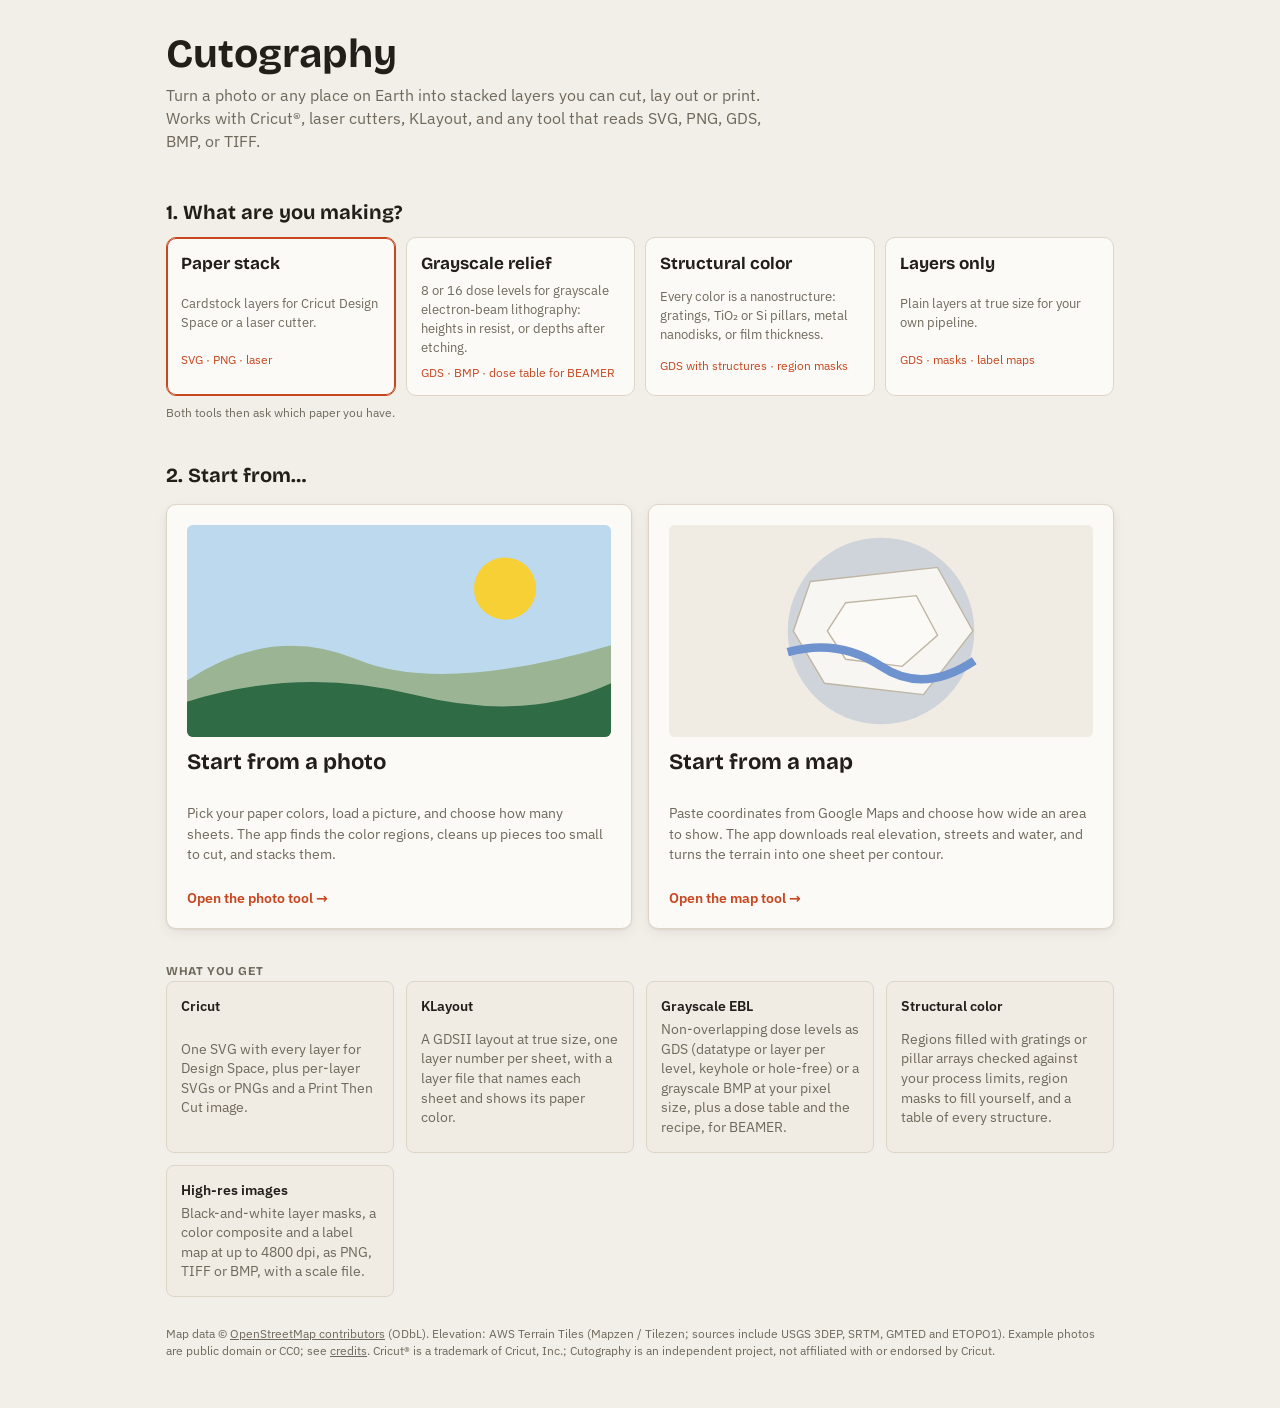
<file: web/index.html>
<!doctype html>
<html lang="en">
<head>
<meta charset="utf-8">
<meta name="viewport" content="width=device-width, initial-scale=1, viewport-fit=cover">
<title>Cutography</title>
<link rel="stylesheet" href="css/fonts.css">
<link rel="stylesheet" href="css/styles.css">
<style>
  .home { max-width: 980px; margin: 0 auto; padding: 32px 16px 48px; display: grid; gap: 28px; }
  .home h1 { font-family: var(--font-display); font-size: clamp(28px, 5vw, 40px); line-height: 1.1; }
  .home .lede { color: var(--muted); font-size: 16px; max-width: 60ch; margin-top: 8px; }
  .choices { display: grid; grid-template-columns: repeat(auto-fit, minmax(280px, 1fr)); gap: 16px; }
  .choice { display: grid; gap: 10px; padding: 20px; background: var(--panel); border: 1px solid var(--line); border-radius: 10px; box-shadow: var(--shadow); color: var(--ink); text-decoration: none; }
  .choice:hover { border-color: var(--ink); }
  .choice h2 { font-family: var(--font-display); font-size: 22px; }
  .choice p { color: var(--muted); font-size: 14px; }
  .choice .go { color: var(--accent); font-weight: 600; font-size: 14px; }
  .choice svg { width: 100%; height: auto; display: block; border-radius: 6px; background: var(--panel-2); }
  .outs { display: grid; grid-template-columns: repeat(auto-fit, minmax(220px, 1fr)); gap: 12px; }
  .out { padding: 14px; border: 1px solid var(--line); border-radius: 8px; background: var(--panel-2); font-size: 13.5px; display: grid; gap: 4px; }
  .out b { font-size: 14px; }
  .out span { color: var(--muted); }
  .modes { display: grid; grid-template-columns: repeat(auto-fit, minmax(200px, 1fr)); gap: 10px; }
  .modecard { position: relative; display: grid; gap: 6px; padding: 14px; background: var(--panel); border: 1px solid var(--line); border-radius: 10px; cursor: pointer; }
  .modecard:hover { border-color: var(--ink); }
  .modecard input { position: absolute; opacity: 0; pointer-events: none; }
  .modecard.on { border-color: var(--accent); box-shadow: inset 0 0 0 1px var(--accent); }
  .modecard b { font-family: var(--font-display); font-size: 17px; }
  .modecard span { color: var(--muted); font-size: 13px; }
  .modecard i { font-style: normal; font-size: 12px; color: var(--accent); }
  .stepq { font-family: var(--font-display); font-size: 20px; margin-bottom: 10px; }
  .warnbox { padding: 12px 14px; border: 1px solid var(--warn); border-radius: 8px; color: var(--ink); background: var(--panel); font-size: 14px; }
  footer.credits { color: var(--muted); font-size: 12px; }
  footer.credits a { color: inherit; }
</style>
</head>
<body>
<main class="home">
  <header>
    <h1>Cutography</h1>
    <p class="lede">Turn a photo or any place on Earth into stacked layers you can cut, lay out or print. Works with Cricut®, laser cutters, KLayout, and any tool that reads SVG, PNG, GDS, BMP, or TIFF.</p>
  </header>

  <div class="warnbox" id="noServer" hidden>
    You opened this page straight from the folder. The photo tool works, but example photos and the map tool need the app running: double-click <b>Cutography</b> (or <code>start.bat</code> / <code>start.command</code>), then use the page it opens.
  </div>

  <section>
    <h2 class="stepq">1. What are you making?</h2>
    <div class="modes" role="radiogroup" aria-label="What are you making">
      <label class="modecard"><input type="radio" name="mode" value="paper"><b>Paper stack</b><span>Cardstock layers for Cricut Design Space or a laser cutter.</span><i>SVG · PNG · laser</i></label>
      <label class="modecard"><input type="radio" name="mode" value="grayscale"><b>Grayscale relief</b><span>8 or 16 dose levels for grayscale electron-beam lithography: heights in resist, or depths after etching.</span><i>GDS · BMP · dose table for BEAMER</i></label>
      <label class="modecard"><input type="radio" name="mode" value="color"><b>Structural color</b><span>Every color is a nanostructure: gratings, TiO₂ or Si pillars, metal nanodisks, or film thickness.</span><i>GDS with structures · region masks</i></label>
      <label class="modecard"><input type="radio" name="mode" value="layers"><b>Layers only</b><span>Plain layers at true size for your own pipeline.</span><i>GDS · masks · label maps</i></label>
    </div>
    <p class="note" id="modeNote" style="margin-top:8px"></p>
  </section>

  <h2 class="stepq" style="margin-bottom:-14px">2. Start from…</h2>
  <section class="choices">
    <a class="choice" href="photo.html">
      <svg viewBox="0 0 300 150" aria-hidden="true">
        <rect x="0" y="0" width="300" height="150" fill="#bcd9ee"/>
        <path d="M0 110 Q60 70 120 95 T300 85 V150 H0Z" fill="#9bb493"/>
        <path d="M0 125 Q80 100 160 120 T300 112 V150 H0Z" fill="#2f6b45"/>
        <circle cx="225" cy="45" r="22" fill="#f6d035"/>
      </svg>
      <h2>Start from a photo</h2>
      <p>Pick your paper colors, load a picture, and choose how many sheets. The app finds the color regions, cleans up pieces too small to cut, and stacks them.</p>
      <span class="go">Open the photo tool →</span>
    </a>
    <a class="choice" href="map.html">
      <svg viewBox="0 0 300 150" aria-hidden="true">
        <rect x="0" y="0" width="300" height="150" fill="#f0ece3"/>
        <circle cx="150" cy="75" r="66" fill="#cfd3da"/>
        <path d="M100 40 L190 30 L215 75 L180 120 L110 112 L88 75Z" fill="#f7f6f2" stroke="#bfb6a4"/>
        <path d="M125 55 L175 50 L190 78 L165 100 L125 95 L112 75Z" fill="#fbfaf6" stroke="#bfb6a4"/>
        <path d="M84 90 Q120 80 150 100 T216 96" stroke="#6f93cf" stroke-width="6" fill="none"/>
      </svg>
      <h2>Start from a map</h2>
      <p>Paste coordinates from Google Maps and choose how wide an area to show. The app downloads real elevation, streets and water, and turns the terrain into one sheet per contour.</p>
      <span class="go">Open the map tool →</span>
    </a>
  </section>

  <section>
    <h2 class="sub-h">What you get</h2>
    <div class="outs">
      <div class="out"><b>Cricut</b><span>One SVG with every layer for Design Space, plus per-layer SVGs or PNGs and a Print Then Cut image.</span></div>
      <div class="out"><b>KLayout</b><span>A GDSII layout at true size, one layer number per sheet, with a layer file that names each sheet and shows its paper color.</span></div>
      <div class="out"><b>Grayscale EBL</b><span>Non-overlapping dose levels as GDS (datatype or layer per level, keyhole or hole-free) or a grayscale BMP at your pixel size, plus a dose table and the recipe, for BEAMER.</span></div>
      <div class="out"><b>Structural color</b><span>Regions filled with gratings or pillar arrays checked against your process limits, region masks to fill yourself, and a table of every structure.</span></div>
      <div class="out"><b>High-res images</b><span>Black-and-white layer masks, a color composite and a label map at up to 4800 dpi, as PNG, TIFF or BMP, with a scale file.</span></div>
    </div>
  </section>

  <footer class="credits">
    Map data © <a href="https://www.openstreetmap.org/copyright" target="_blank" rel="noopener">OpenStreetMap contributors</a> (ODbL). Elevation: AWS Terrain Tiles (Mapzen / Tilezen; sources include USGS 3DEP, SRTM, GMTED and ETOPO1).
    Example photos are public domain or CC0; see <a href="examples/photos/CREDITS.md" target="_blank">credits</a>.
    Cricut® is a trademark of Cricut, Inc.; Cutography is an independent project, not affiliated with or endorsed by Cricut.
  </footer>
</main>
<script>
  if (location.protocol === 'file:') document.getElementById('noServer').hidden = false;
  // The mode chosen here travels to the tools as ?mode= and is remembered for next time.
  (function () {
    const notes = {
      paper: 'Both tools then ask which paper you have.',
      grayscale: 'Both tools then ask for your process (resist only or etch), resist, depth range and 8 or 16 levels.',
      color: 'Both tools then ask for your process (resist, lift-off, etch or TiO₂) and limits, and offer only the structures it can make.',
      layers: 'Both tools then ask for the true size and your smallest feature.'
    };
    let mode = 'paper';
    try { mode = localStorage.getItem('cutography.mode') || 'paper'; } catch (e) { /* private mode */ }
    const radios = document.querySelectorAll('input[name="mode"]');
    function set(m) {
      mode = m;
      radios.forEach(r => { r.checked = r.value === m; r.parentNode.classList.toggle('on', r.value === m); });
      document.querySelectorAll('.choice').forEach(a => { a.href = a.getAttribute('href').split('?')[0] + '?mode=' + m; });
      document.getElementById('modeNote').textContent = notes[m];
      try { localStorage.setItem('cutography.mode', m); } catch (e) { /* private mode */ }
    }
    radios.forEach(r => r.addEventListener('change', () => set(r.value)));
    set(notes[mode] ? mode : 'paper');
  })();
</script>
</body>
</html>
</file>
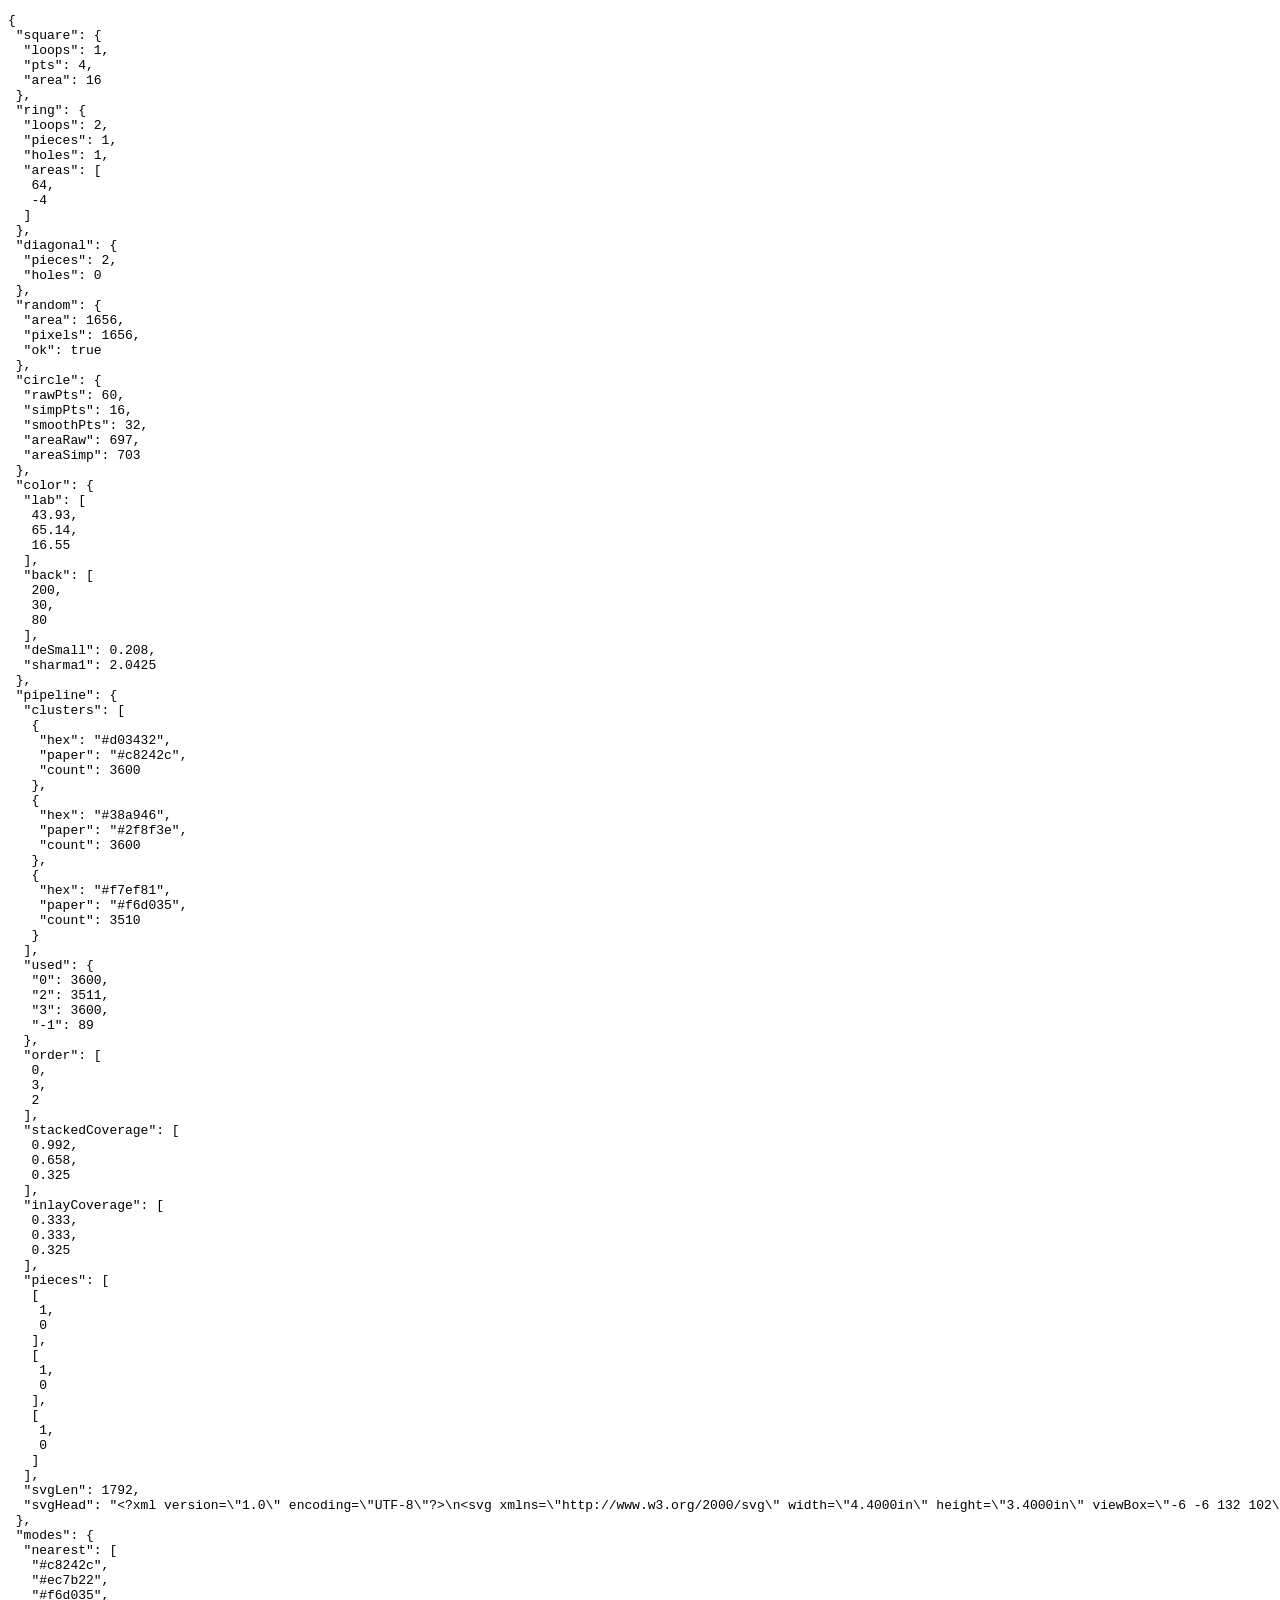
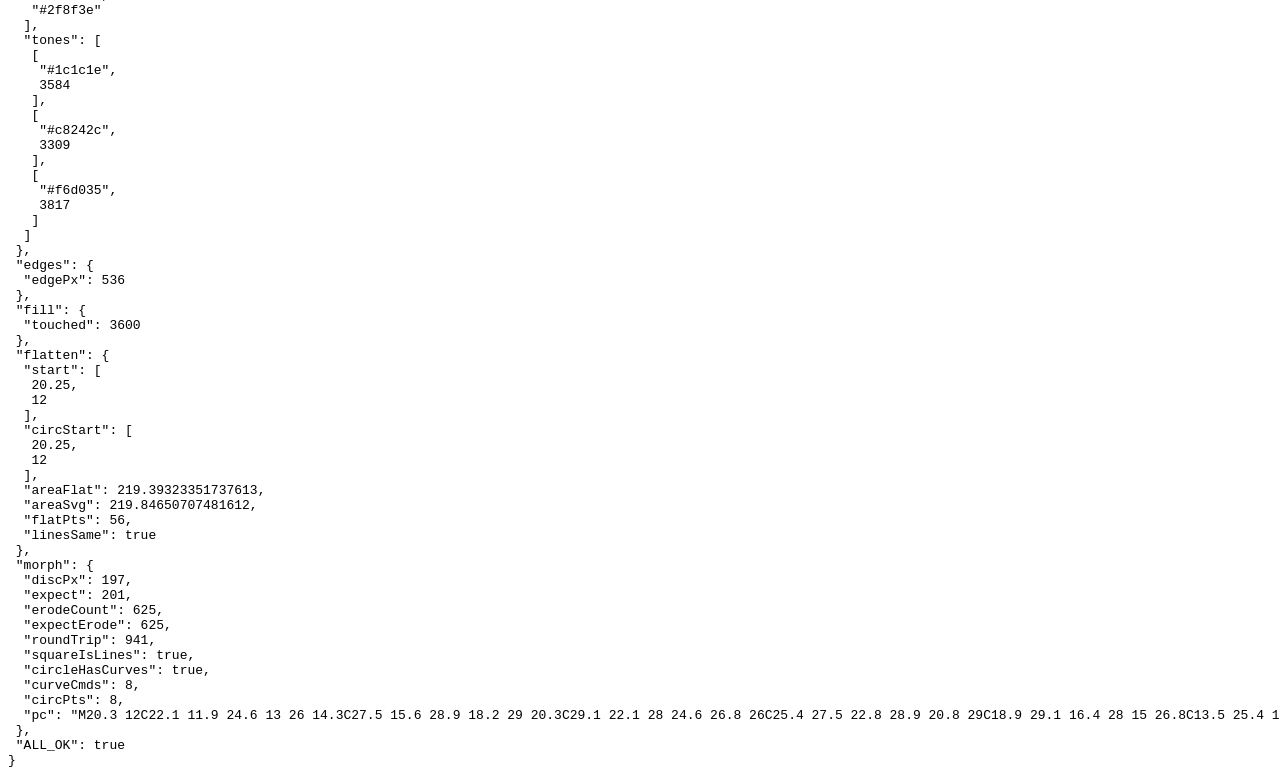
<file: tests/js/engine-test.html>
<!doctype html>
<meta charset="utf-8">
<title>engine tests</title>
<script src="../../web/js/engine.js"></script>
<script src="../../web/js/palettes.js"></script>
<pre id="out"></pre>
<script>
const E = CutEngine;
const results = {};
const log = (k, v) => { results[k] = v; };
try {
  // 1. square mask -> one clockwise loop with 4 points
  {
    const w = 8, h = 8, m = new Uint8Array(w * h);
    for (let y = 2; y < 6; y++) for (let x = 2; x < 6; x++) m[y * w + x] = 1;
    const loops = E.traceMask(m, w, h);
    log('square', { loops: loops.length, pts: loops[0].length / 2, area: E.loopArea(loops[0]) });
  }
  // 2. ring (square with hole) -> 2 loops, one positive one negative
  {
    const w = 10, h = 10, m = new Uint8Array(w * h);
    for (let y = 1; y < 9; y++) for (let x = 1; x < 9; x++) m[y * w + x] = 1;
    for (let y = 4; y < 6; y++) for (let x = 4; x < 6; x++) m[y * w + x] = 0;
    const r = E.maskToLoops(m, w, h, { tolerance: 0, round: 0 });
    log('ring', { loops: r.loops.length, pieces: r.pieces, holes: r.holes, areas: r.loops.map(l => l.area) });
  }
  // 3. diagonal-touching pixels -> 2 pieces
  {
    const w = 4, h = 4, m = new Uint8Array(w * h);
    m[1 * w + 1] = 1; m[2 * w + 2] = 1;
    const r = E.maskToLoops(m, w, h, { tolerance: 0, round: 0 });
    log('diagonal', { pieces: r.pieces, holes: r.holes });
  }
  // 4. random blob mask: every loop closes, sum of positive areas minus holes == pixel count
  {
    const w = 60, h = 50, m = new Uint8Array(w * h);
    let s = 7; const rnd = () => { s = (s * 1103515245 + 12345) & 0x7fffffff; return s / 0x7fffffff; };
    for (let i = 0; i < m.length; i++) m[i] = rnd() < 0.55 ? 1 : 0;
    const r = E.maskToLoops(m, w, h, { tolerance: 0, round: 0 });
    const area = r.loops.reduce((a, l) => a + l.area, 0);
    log('random', { area, pixels: E.maskStats(m), ok: Math.abs(area - E.maskStats(m)) < 1e-6 });
  }
  // 5. simplify + chaikin keep a loop valid
  {
    const w = 40, h = 40, m = new Uint8Array(w * h);
    for (let y = 0; y < h; y++) for (let x = 0; x < w; x++) if ((x - 20) ** 2 + (y - 20) ** 2 < 15 * 15) m[y * w + x] = 1;
    const raw = E.traceMask(m, w, h)[0];
    const simp = E.simplify(raw, 1.0);
    const smooth = E.chaikin(simp, 1);
    log('circle', { rawPts: raw.length / 2, simpPts: simp.length / 2, smoothPts: smooth.length / 2, areaRaw: E.loopArea(raw), areaSimp: E.loopArea(simp) });
  }
  // 6. color round trip + deltaE
  {
    const lab = E.rgbToLab(200, 30, 80), back = E.labToRgb(...lab).map(Math.round);
    const de = E.deltaE2000(E.hexToLab('#ff0000'), E.hexToLab('#fe0000'));
    const de2 = E.deltaE2000([50, 2.6772, -79.7751], [50, 0, -82.7485]); // Sharma test pair 1 -> 2.0425
    log('color', { lab: lab.map(v => +v.toFixed(2)), back, deSmall: +de.toFixed(3), sharma1: +de2.toFixed(4) });
  }
  // 7. full pipeline on synthetic image: 3 flat colors + noise, cluster -> palette
  {
    const w = 120, h = 90, rgba = new Uint8ClampedArray(w * h * 4);
    let s = 3; const rnd = () => { s = (s * 1103515245 + 12345) & 0x7fffffff; return s / 0x7fffffff; };
    for (let y = 0; y < h; y++) for (let x = 0; x < w; x++) {
      const i = (y * w + x) * 4;
      let c = x < 40 ? [200, 40, 40] : x < 80 ? [40, 160, 60] : [240, 230, 120];
      rgba[i] = c[0] + rnd() * 20; rgba[i + 1] = c[1] + rnd() * 20; rgba[i + 2] = c[2] + rnd() * 20; rgba[i + 3] = 255;
      if (y < 10 && x > 110) rgba[i + 3] = 0; // transparent corner
    }
    const pre = E.preprocess(rgba, w, h, { blur: 1 });
    const pal = CutPalettes.DEFAULT_PACKS[3].colors.map(c => ({ hex: c.hex }));
    const seg = E.segment(pre, pal, { mode: 'cluster', k: 3, unique: true, deltaE: '2000' });
    let labels = E.clustersToLabels(seg.clusterIdx, seg.clusters);
    labels = E.modeFilter(labels, w, h, 1, pal.length);
    labels = E.despeckle(labels, w, h, 30, 2, pal.length, -1);
    const used = {}; for (let i = 0; i < labels.length; i++) used[labels[i]] = (used[labels[i]] || 0) + 1;
    const order = Object.keys(used).map(Number).filter(l => l >= 0).sort((a, b) => used[b] - used[a]);
    const layers = E.buildLayers(labels, w, h, order, 'stacked', {});
    const inlay = E.buildLayers(labels, w, h, order, 'inlay', { underlap: 1 });
    const traced = layers.map(L => E.maskToLoops(L.mask, w, h, { tolerance: 1, round: 1, minLoopArea: 4 }));
    const svg = E.buildSvg({ w, h, widthIn: 4, margin: 6, regMarks: true, title: 't', layers: layers.map((L, i) => ({ name: 'L' + i, hex: pal[L.label].hex, d: E.pathD(traced[i].loops) })) });
    log('pipeline', {
      clusters: seg.clusters.map(c => ({ hex: c.hex, paper: pal[c.paletteIdx].hex, count: c.count })),
      used, order, stackedCoverage: layers.map(l => +l.coverage.toFixed(3)), inlayCoverage: inlay.map(l => +l.coverage.toFixed(3)),
      pieces: traced.map(t => [t.pieces, t.holes]), svgLen: svg.length, svgHead: svg.slice(0, 160)
    });
    // nearest + tones modes run
    const segN = E.segment(pre, pal, { mode: 'nearest', deltaE: '76' });
    const segT = E.segment(pre, pal, { mode: 'tones', toneColors: [6, 0, 2], toneSpread: 'quantile' });
    log('modes', { nearest: segN.clusters.filter(c => c.count > 0).map(c => c.hex), tones: segT.clusters.map(c => [c.hex, c.count]) });
    // sobel + dilate
    const sb = E.sobel(pre); const em = E.dilate(E.thresholdMask(sb, 0.3), w, h, 1);
    log('edges', { edgePx: E.maskStats(em) });
    // fill region
    const touched = E.fillRegion(labels, w, h, 5, 5, 99);
    log('fill', { touched: touched.length });
  }
  {
    const w = 41, h = 41, m = new Uint8Array(w * h); m[20 * w + 20] = 1;
    const d = E.dilate(m, w, h, 8); const cnt = E.maskStats(d);
    const sq = new Uint8Array(w * h); for (let y = 5; y < 36; y++) for (let x = 5; x < 36; x++) sq[y * w + x] = 1;
    const er = E.erode(sq, w, h, 3); const back = E.dilate(er, w, h, 3);
    const pd = E.pathD([[0,0, 10,0, 10,10, 0,10]], 1, true); const circ = E.maskToLoops(d, w, h, { tolerance: 0.8, preRound: 1 }).loops[0].pts; const pc = E.pathD([circ], 1, true);
    // flattenLoops follows the same Beziers pathD writes: same start point, same area as the SVG curve
    const flat = E.flattenLoops([circ], true, null, 0.05)[0], flatLines = E.flattenLoops([circ], false)[0];
    // reference: the curve as written in the SVG path, sampled densely
    const tok = E.pathD([circ], 6, true).match(/[MLCZ]|-?[\d.]+/g); const ref = []; let cx0 = 0, cy0 = 0;
    for (let i = 0; i < tok.length;) {
      const c = tok[i++];
      if (c === 'M' || c === 'L') { cx0 = +tok[i++]; cy0 = +tok[i++]; ref.push(cx0, cy0); }
      else if (c === 'C') { const q = tok.slice(i, i + 6).map(Number); i += 6; for (let k = 1; k <= 200; k++) { const u = k / 200, v = 1 - u; ref.push(v*v*v*cx0 + 3*v*v*u*q[0] + 3*v*u*u*q[2] + u*u*u*q[4], v*v*v*cy0 + 3*v*v*u*q[1] + 3*v*u*u*q[3] + u*u*u*q[5]); } cx0 = q[4]; cy0 = q[5]; }
    }
    log('flatten', { start: [flat[0], flat[1]], circStart: [circ[0], circ[1]], areaFlat: Math.abs(E.loopArea(flat)), areaSvg: Math.abs(E.loopArea(ref)), flatPts: flat.length / 2, linesSame: flatLines.join() === circ.join() });
    log('morph', { discPx: cnt, expect: Math.round(Math.PI * 64), erodeCount: E.maskStats(er), expectErode: 25 * 25, roundTrip: E.maskStats(back), squareIsLines: !/C/.test(pd), circleHasCurves: /C/.test(pc), curveCmds: (pc.match(/C/g) || []).length, circPts: circ.length / 2, pc: pc.slice(0, 200) });
  }
  results.ALL_OK = true;
} catch (e) { results.error = String(e) + '\n' + e.stack; }
const resultText = JSON.stringify(results, null, 1);
document.getElementById('out').textContent = resultText;
// tests/py/jsbrowser.py waits for this POST (the page's ?report= URL)
const reportTo = new URLSearchParams(location.search).get('report');
if (reportTo) fetch(reportTo, { method: 'POST', mode: 'no-cors', body: resultText });
</script>
</file>
<file: web/css/fonts.css>
/* Bundled fonts (SIL Open Font License; see fonts/OFL-*.txt) so the app works offline. */
@font-face { font-family: 'IBM Plex Sans'; font-weight: 400; font-style: normal; font-display: swap; src: url('../fonts/ibm-plex-sans-latin-400-normal.woff2') format('woff2'); }
@font-face { font-family: 'IBM Plex Sans'; font-weight: 500; font-style: normal; font-display: swap; src: url('../fonts/ibm-plex-sans-latin-500-normal.woff2') format('woff2'); }
@font-face { font-family: 'IBM Plex Sans'; font-weight: 600; font-style: normal; font-display: swap; src: url('../fonts/ibm-plex-sans-latin-600-normal.woff2') format('woff2'); }
@font-face { font-family: 'IBM Plex Mono'; font-weight: 400; font-style: normal; font-display: swap; src: url('../fonts/ibm-plex-mono-latin-400-normal.woff2') format('woff2'); }
@font-face { font-family: 'IBM Plex Mono'; font-weight: 500; font-style: normal; font-display: swap; src: url('../fonts/ibm-plex-mono-latin-500-normal.woff2') format('woff2'); }
@font-face { font-family: 'Bricolage Grotesque'; font-weight: 500; font-style: normal; font-display: swap; src: url('../fonts/bricolage-grotesque-latin-500-normal.woff2') format('woff2'); }
@font-face { font-family: 'Bricolage Grotesque'; font-weight: 700; font-style: normal; font-display: swap; src: url('../fonts/bricolage-grotesque-latin-700-normal.woff2') format('woff2'); }
</file>
<file: web/css/styles.css>
/* Layout: three working columns on desktop — paper on hand | stage | preparation —
   collapsing to a single scrolling column on phones. */
:root {
  --bg: #f2efe8;          /* paper tray */
  --panel: #fbfaf6;       /* sheet */
  --panel-2: #f0ece3;
  --ink: #221f1b;
  --muted: #6f685c;
  --line: #ddd6c8;
  --line-strong: #bfb6a4;
  --accent: #c7461f;      /* cut line */
  --accent-ink: #ffffff;
  --accent-soft: #f7dccf;
  --ok: #2f7a4b;
  --warn: #a8701c;
  --bad: #b3261e;
  --checker-a: #e9e4d9;
  --checker-b: #f8f5ee;
  --font-display: "Bricolage Grotesque", "Avenir Next", "Segoe UI", sans-serif;
  --font-body: "IBM Plex Sans", "Segoe UI", system-ui, sans-serif;
  --font-mono: "IBM Plex Mono", "Cascadia Mono", Consolas, monospace;
  --radius: 6px;
  --shadow: 0 1px 2px rgba(30, 25, 15, 0.08), 0 4px 14px rgba(30, 25, 15, 0.06);
}
@media (prefers-color-scheme: dark) {
  :root:not([data-theme="light"]) {
    --bg: #1a1916; --panel: #242320; --panel-2: #2d2b27; --ink: #ece7dc; --muted: #a59d8e;
    --line: #3a3732; --line-strong: #55504a; --accent: #ff7a4a; --accent-ink: #1a1410; --accent-soft: #4a2a1d;
    --ok: #6fc48f; --warn: #e0a54a; --bad: #f08a80; --checker-a: #2a2824; --checker-b: #34312c;
    --shadow: 0 1px 2px rgba(0,0,0,0.4), 0 4px 14px rgba(0,0,0,0.3);
    color-scheme: dark;
  }
}
:root[data-theme="dark"] {
  --bg: #1a1916; --panel: #242320; --panel-2: #2d2b27; --ink: #ece7dc; --muted: #a59d8e;
  --line: #3a3732; --line-strong: #55504a; --accent: #ff7a4a; --accent-ink: #1a1410; --accent-soft: #4a2a1d;
  --ok: #6fc48f; --warn: #e0a54a; --bad: #f08a80; --checker-a: #2a2824; --checker-b: #34312c;
  --shadow: 0 1px 2px rgba(0,0,0,0.4), 0 4px 14px rgba(0,0,0,0.3);
  color-scheme: dark;
}

* { box-sizing: border-box; }
[hidden] { display: none !important; }
html, body { height: 100%; }
body {
  margin: 0; background: var(--bg); color: var(--ink);
  font: 14px/1.45 var(--font-body);
  padding-block: 0; padding-inline: 0;
}
h1, h2, h3 { font-family: var(--font-display); margin: 0; text-wrap: balance; }
button, input, select, textarea { font: inherit; color: inherit; }
button { cursor: pointer; }
.num { font-family: var(--font-mono); font-variant-numeric: tabular-nums; }
.muted { color: var(--muted); }
.small { font-size: 12px; }
a { color: var(--accent); }
:focus-visible { outline: 2px solid var(--accent); outline-offset: 2px; }
@media (prefers-reduced-motion: reduce) { * { transition: none !important; animation: none !important; } }

/* ---------------- header */
.topbar {
  display: flex; align-items: center; gap: 16px; flex-wrap: wrap;
  padding: 10px 16px; border-bottom: 1px solid var(--line); background: var(--panel);
  position: sticky; top: env(safe-area-inset-top, 0px); z-index: 5;
}
.topbar h1 { font-size: 20px; font-weight: 700; letter-spacing: -0.01em; }
.topbar .sub { color: var(--muted); font-size: 12px; }
.topbar .spacer { flex: 1; }
.chip {
  display: inline-flex; align-items: center; gap: 6px; padding: 3px 9px; border-radius: 999px;
  border: 1px solid var(--line-strong); font-size: 12px; background: var(--panel-2);
}
.chip::before { content: ""; width: 8px; height: 8px; border-radius: 50%; background: var(--muted); }
.chip.ok::before { background: var(--ok); }
.chip.warn::before { background: var(--warn); }
.chip.bad::before { background: var(--bad); }

/* ---------------- workspace grid */
.workspace {
  display: grid; grid-template-columns: 290px minmax(0, 1fr) 370px; gap: 14px;
  padding: 14px 16px 28px; align-items: start;
}
@media (max-width: 1180px) { .workspace { grid-template-columns: minmax(0, 1fr) 360px; } .panel.paper { grid-column: 1 / -1; order: 3; } }
@media (max-width: 820px) { .workspace { grid-template-columns: minmax(0, 1fr); } .panel.paper { order: 3; } .panel.prepare { order: 2; } .stage { order: 1; z-index: 4; }
  .canvas-wrap { min-height: 0; padding: 6px; } .canvas-wrap canvas { max-height: 32vh; } .statusline { display: none; } }

.panel { background: var(--panel); border: 1px solid var(--line); border-radius: var(--radius); box-shadow: var(--shadow); min-width: 0; }
.panel > header { display: flex; align-items: baseline; gap: 10px; padding: 12px 14px 8px; border-bottom: 1px solid var(--line); }
.panel > header h2 { font-size: 15px; font-weight: 700; }
.panel > header .hint { color: var(--muted); font-size: 12px; margin-left: auto; }

details.section { border-bottom: 1px solid var(--line); }
details.section:last-child { border-bottom: 0; }
details.section > summary {
  cursor: pointer; list-style: none; padding: 10px 14px; font-family: var(--font-display); font-weight: 700; font-size: 14px;
  display: flex; align-items: center; gap: 8px; user-select: none;
}
details.section > summary::-webkit-details-marker { display: none; }
details.section > summary::before { content: "▸"; color: var(--muted); font-size: 12px; transition: transform .15s; }
details.section[open] > summary::before { transform: rotate(90deg); }
details.section > summary .tag { margin-left: auto; font-family: var(--font-mono); font-weight: 400; font-size: 11px; color: var(--muted); }
.section-body { padding: 4px 14px 14px; display: grid; gap: 10px; }

/* ---------------- form controls */
.row { display: grid; grid-template-columns: minmax(0, 1fr) minmax(0, max-content); gap: 8px 10px; align-items: center; }
.row > * { min-width: 0; }
.row label { color: var(--muted); font-size: 12.5px; }
.row .val { font-family: var(--font-mono); font-size: 12px; color: var(--ink); min-width: 48px; text-align: right; }
.row input[type="range"] { grid-column: 1 / -1; width: 100%; accent-color: var(--accent); margin: 0; }
.row select, .row input[type="number"], .row input[type="text"] {
  background: var(--panel-2); border: 1px solid var(--line-strong); border-radius: 4px; padding: 4px 6px; min-width: 0; max-width: 100%; width: 100%;
}
.row select { max-width: min(100%, 260px); }
.row input[type="number"] { width: 84px; font-family: var(--font-mono); }
.row.full > * { grid-column: 1 / -1; }
.check { display: flex; align-items: center; gap: 8px; font-size: 13px; }
.check input { accent-color: var(--accent); margin: 0; }
.btns { display: flex; flex-wrap: wrap; gap: 6px; }
.btn {
  background: var(--panel-2); border: 1px solid var(--line-strong); border-radius: 4px; padding: 5px 10px; font-size: 13px;
  display: inline-flex; align-items: center; gap: 6px;
}
.btn:hover { border-color: var(--ink); }
.btn.primary { background: var(--accent); color: var(--accent-ink); border-color: var(--accent); font-weight: 600; }
.btn.primary:hover { filter: brightness(1.05); }
.btn.sm { padding: 2px 7px; font-size: 12px; }
.btn.active { background: var(--ink); color: var(--panel); border-color: var(--ink); }
.btn[disabled] { opacity: .5; cursor: not-allowed; }
.note { font-size: 12px; color: var(--muted); }
.note.warn { color: var(--warn); }
.note.bad { color: var(--bad); }

/* ---------------- stage */
.stage { display: grid; grid-template-columns: minmax(0, 1fr); gap: 10px; min-width: 0; position: sticky; top: calc(var(--topbar-h, 60px) + 10px); align-self: start; }
.stage > * { min-width: 0; }
.toolbar { display: flex; flex-wrap: wrap; align-items: center; gap: 8px; padding: 8px 10px; background: var(--panel); border: 1px solid var(--line); border-radius: var(--radius); }
.toolbar .group { display: inline-flex; gap: 2px; border: 1px solid var(--line); border-radius: 5px; padding: 2px; background: var(--panel-2); }
.toolbar .group .btn { border: 0; background: transparent; border-radius: 3px; }
.toolbar .group .btn.active { background: var(--ink); color: var(--panel); }
.toolbar .sep { width: 1px; align-self: stretch; background: var(--line); margin: 0 2px; }
.toolbar label { font-size: 12px; color: var(--muted); display: inline-flex; align-items: center; gap: 6px; }
.toolbar input[type="range"] { width: 90px; accent-color: var(--accent); }
.paint-strip { display: inline-flex; gap: 3px; flex-wrap: wrap; }
.paint-strip .sw { width: 20px; height: 20px; border-radius: 4px; border: 1px solid var(--line-strong); padding: 0; }
.paint-strip .sw.active { outline: 2px solid var(--accent); outline-offset: 1px; }

.canvas-wrap {
  position: relative; background: var(--panel); border: 1px solid var(--line); border-radius: var(--radius); padding: 10px;
  display: flex; align-items: center; justify-content: center; min-height: 320px;
}
.canvas-wrap canvas {
  max-width: 100%; max-height: calc(100vh - var(--topbar-h, 60px) - 215px); width: auto; height: auto; display: block; min-width: 0; object-fit: contain;
  background: repeating-conic-gradient(var(--checker-a) 0% 25%, var(--checker-b) 0% 50%) 0 0 / 16px 16px;
  box-shadow: 0 0 0 1px var(--line);
}
.canvas-wrap canvas.tool-fill, .canvas-wrap canvas.tool-brush, .canvas-wrap canvas.tool-erase { cursor: crosshair; }
.cuts-grid { display: grid; grid-template-columns: repeat(auto-fill, minmax(150px, 1fr)); gap: 10px; width: 100%; max-height: calc(100vh - var(--topbar-h, 60px) - 215px); overflow-y: auto; padding: 2px; }
.cut-card { background: var(--panel-2); border: 1px solid var(--line); border-radius: 6px; padding: 6px; display: grid; gap: 4px; cursor: pointer; }
.cut-card.selected { border-color: var(--accent); box-shadow: inset 0 0 0 1px var(--accent); }
.cut-card canvas { width: 100%; height: auto; display: block; background: none; box-shadow: none; }
.cut-card .t { font-size: 11px; display: grid; } .cut-card .t b { font-size: 12px; } .cut-card .t span { color: var(--muted); }
.steps { font-size: 12.5px; background: var(--panel-2); border: 1px solid var(--line); border-radius: 6px; padding: 10px 12px; display: grid; gap: 6px; }
.steps ol { margin: 0; padding-left: 18px; display: grid; gap: 4px; }
.canvas-wrap .drop { position: absolute; inset: 0; display: grid; place-items: center; background: var(--accent-soft); color: var(--ink); border: 2px dashed var(--accent); border-radius: var(--radius); font-weight: 600; pointer-events: none; }
.canvas-wrap .busy { position: absolute; top: 14px; right: 14px; font-size: 12px; color: var(--muted); background: var(--panel); padding: 2px 8px; border-radius: 999px; border: 1px solid var(--line); }
.statusline { display: flex; flex-wrap: wrap; min-width: 0; overflow-wrap: anywhere; gap: 6px 18px; font-size: 12px; color: var(--muted); padding: 0 4px; }
.statusline b { color: var(--ink); font-weight: 600; }

.stack-ctl { display: flex; align-items: center; gap: 10px; padding: 8px 10px; background: var(--panel); border: 1px solid var(--line); border-radius: var(--radius); font-size: 12px; color: var(--muted); }
.stack-ctl input[type="range"] { flex: 1; accent-color: var(--accent); }

/* ---------------- paper packs */
.pack { border-bottom: 1px solid var(--line); padding: 10px 14px; display: grid; gap: 8px; }
.pack:last-child { border-bottom: 0; }
.pack-head { display: flex; align-items: center; gap: 6px; flex-wrap: wrap; }
.pack-head input.name { flex: 1 1 140px; min-width: 0; background: transparent; border: 1px solid transparent; border-radius: 4px; padding: 2px 4px; font-weight: 600; font-family: var(--font-display); }
.pack-head input.name:hover, .pack-head input.name:focus { border-color: var(--line-strong); background: var(--panel-2); }
.pack-meta { display: grid; grid-template-columns: auto 1fr; gap: 4px 8px; font-size: 12px; align-items: center; }
.pack-meta label { color: var(--muted); }
.pack-meta select, .pack-meta input { background: var(--panel-2); border: 1px solid var(--line); border-radius: 4px; padding: 2px 5px; font-size: 12px; min-width: 0; }
.swatches { display: flex; flex-wrap: wrap; gap: 5px; }
.swatch {
  position: relative; width: 44px; height: 34px; border-radius: 5px; border: 1px solid var(--line-strong); padding: 0; overflow: hidden;
  display: grid; place-items: end start;
}
.swatch.off { opacity: .35; }
.swatch.off::after { content: ""; position: absolute; inset: 0; background: linear-gradient(to top right, transparent 47%, var(--bad) 48%, var(--bad) 52%, transparent 53%); }
.swatch.editing { outline: 2px solid var(--accent); outline-offset: 1px; }
.swatch .k { font-size: 9px; line-height: 1; padding: 2px 3px; background: rgba(255,255,255,.75); color: #222; border-top-right-radius: 3px; max-width: 100%; overflow: hidden; white-space: nowrap; text-overflow: ellipsis; }
.color-editor { display: grid; grid-template-columns: auto 1fr auto; gap: 6px; align-items: center; background: var(--panel-2); border: 1px solid var(--line); border-radius: 5px; padding: 6px; font-size: 12px; }
.color-editor input[type="text"] { min-width: 0; background: var(--panel); border: 1px solid var(--line); border-radius: 4px; padding: 3px 5px; }
.color-editor input[type="color"] { width: 34px; height: 26px; padding: 0; border: 1px solid var(--line); border-radius: 4px; background: none; }
.color-editor .hex { font-family: var(--font-mono); width: 80px; }

/* ---------------- clusters table */
.cluster-table { display: grid; gap: 4px; }
.cluster-row { display: grid; grid-template-columns: 26px 1fr 52px; gap: 8px; align-items: center; font-size: 12px; }
.cluster-row .sw { width: 26px; height: 22px; border-radius: 4px; border: 1px solid var(--line-strong); }
.cluster-row select { min-width: 0; width: 100%; background: var(--panel-2); border: 1px solid var(--line); border-radius: 4px; padding: 2px 4px; font-size: 12px; }
.cluster-row .pct { text-align: right; }

/* ---------------- layers list */
.layer-list { display: grid; gap: 4px; }
.layer-row {
  display: grid; grid-template-columns: 18px 26px 1fr auto auto; gap: 8px; align-items: center;
  padding: 5px 6px; border: 1px solid var(--line); border-radius: 5px; background: var(--panel-2); font-size: 12px;
}
.layer-row.selected { border-color: var(--accent); box-shadow: inset 0 0 0 1px var(--accent); }
.layer-row.off { opacity: .45; }
.layer-row.dragging { opacity: .4; }
.layer-row .idx { font-family: var(--font-mono); color: var(--muted); font-size: 11px; }
.layer-row .sw { width: 26px; height: 22px; border-radius: 4px; border: 1px solid var(--line-strong); }
.layer-row .name { min-width: 0; overflow: hidden; }
.layer-row .name b { display: block; white-space: nowrap; overflow: hidden; text-overflow: ellipsis; }
.layer-row .name span { color: var(--muted); font-size: 11px; display: block; white-space: nowrap; overflow: hidden; text-overflow: ellipsis; }
.layer-row .stats { font-family: var(--font-mono); font-size: 11px; color: var(--muted); text-align: right; white-space: nowrap; }
.layer-row .stats b { color: var(--ink); font-weight: 500; }
.layer-row .ctl { display: inline-flex; gap: 2px; }
.layer-row .ctl .btn { padding: 1px 5px; font-size: 11px; line-height: 1.4; }
.layer-row .stats .alert { color: var(--warn); }
.order-note { font-size: 11px; color: var(--muted); }
.suggestions { display: grid; gap: 4px; }
.sug { font-size: 12px; padding: 6px 8px 6px 22px; border-radius: 4px; background: var(--panel-2); border: 1px solid var(--line); position: relative; }
.sug::before { content: ""; position: absolute; left: 8px; top: 10px; width: 8px; height: 8px; border-radius: 50%; background: var(--ok); }
.sug.warn::before { background: var(--warn); }

/* ---------------- export */
.export-grid { display: grid; gap: 6px; }
.export-grid .btn { justify-content: flex-start; }
.export-grid .btn small { color: var(--muted); font-weight: 400; margin-left: auto; }
.export-grid .btn.primary small { color: var(--accent-ink); opacity: .85; }
.cut-sheet { width: 100%; min-height: 140px; font-family: var(--font-mono); font-size: 11px; background: var(--panel-2); border: 1px solid var(--line); border-radius: 4px; padding: 6px; resize: vertical; }

/* ---------------- modal */
.modal { position: fixed; inset: 0; background: rgba(20, 15, 10, .55); display: grid; place-items: center; z-index: 20; padding: 16px; }
.modal .box { background: var(--panel); border: 1px solid var(--line); border-radius: 8px; box-shadow: var(--shadow); max-width: 900px; width: 100%; max-height: 92vh; overflow: auto; display: grid; gap: 10px; padding: 14px; }
.modal .box h3 { font-size: 16px; }
.modal canvas { max-width: 100%; height: auto; cursor: crosshair; border: 1px solid var(--line); }
.sampled { display: flex; flex-wrap: wrap; gap: 6px; }
.modal .box.wide { max-width: 1480px; }
.ex-scroll { overflow-x: auto; }
.ex-grid { display: grid; grid-template-columns: 44px repeat(8, minmax(118px, 1fr)); gap: 5px; align-items: stretch; min-width: 0; }
.ex-head { font-family: var(--font-display); font-weight: 700; font-size: 13px; align-self: end; }
.ex-head span { display: block; font-family: var(--font-body); font-weight: 400; font-size: 11px; color: var(--muted); }
.ex-row { font-family: var(--font-mono); font-size: 11px; color: var(--muted); align-self: center; }
.ex-cell { position: relative; display: grid; gap: 3px; padding: 4px; background: var(--panel-2); border: 1px solid var(--line); border-radius: 5px; text-align: left; min-width: 0; }
.ex-cell:hover { border-color: var(--ink); }
.ex-cell.best { border-color: var(--accent); box-shadow: inset 0 0 0 1px var(--accent); }
.ex-cell img { width: 100%; height: auto; display: block; border-radius: 3px; background: repeating-conic-gradient(var(--checker-a) 0% 25%, var(--checker-b) 0% 50%) 0 0 / 12px 12px; }
.ex-cell .m { font-family: var(--font-mono); font-size: 10px; color: var(--muted); white-space: nowrap; overflow: hidden; text-overflow: ellipsis; }
.ex-cell .rk { position: absolute; top: 6px; right: 6px; background: var(--accent); color: var(--accent-ink); font-size: 10px; font-weight: 700; padding: 1px 5px; border-radius: 999px; }
@media (max-width: 820px) { .ex-grid { grid-template-columns: 36px repeat(8, minmax(96px, 1fr)); } .ex-head span { display: none; } }
.sampled .sw { width: 36px; height: 28px; border-radius: 4px; border: 1px solid var(--line-strong); }

.toast { position: fixed; left: 50%; bottom: calc(18px + env(safe-area-inset-bottom, 0px)); transform: translateX(-50%); background: var(--ink); color: var(--panel); padding: 8px 14px; border-radius: 6px; font-size: 13px; box-shadow: var(--shadow); z-index: 30; max-width: 90vw; }
kbd { font-family: var(--font-mono); font-size: 11px; border: 1px solid var(--line-strong); border-radius: 3px; padding: 0 4px; background: var(--panel-2); }

/* ---------------- wizard */
.stepbar { display: flex; gap: 4px; flex-wrap: wrap; }
.stepbtn { display: inline-flex; align-items: center; gap: 6px; padding: 4px 10px 4px 4px; border-radius: 999px; border: 1px solid var(--line); background: var(--panel-2); font-size: 13px; }
.stepbtn span { width: 20px; height: 20px; border-radius: 50%; display: grid; place-items: center; font-family: var(--font-mono); font-size: 11px; background: var(--line); color: var(--ink); }
.stepbtn.active { border-color: var(--accent); background: var(--accent-soft); font-weight: 600; }
.stepbtn.active span { background: var(--accent); color: var(--accent-ink); }
.stepbtn.done span { background: var(--ok); color: #fff; }
.workspace.wizard { grid-template-columns: minmax(0, 1.25fr) minmax(360px, 0.9fr); }
@media (max-width: 1180px) { .workspace.wizard { grid-template-columns: minmax(0, 1fr) minmax(340px, 0.9fr); } }
@media (max-width: 820px) { .workspace.wizard { grid-template-columns: minmax(0, 1fr); } .steps-panel { order: 2; } }
.steps-panel { padding: 14px 16px 18px; display: grid; gap: 10px; }
.step { display: grid; gap: 12px; }
.step-head h2 { font-size: 18px; margin-bottom: 4px; }
.step-head p { margin: 0; color: var(--muted); font-size: 13px; max-width: 60ch; }
.step-nav { display: flex; justify-content: space-between; align-items: center; gap: 8px; padding-top: 6px; border-top: 1px solid var(--line); margin-top: 6px; }
.btn.big { padding: 9px 16px; font-size: 14px; }
.sub-h { font-size: 12px; text-transform: uppercase; letter-spacing: .05em; color: var(--muted); margin-top: 6px; display: flex; gap: 8px; align-items: baseline; }
.sub-h .tag { font-family: var(--font-mono); text-transform: none; letter-spacing: 0; font-weight: 400; font-size: 11px; }
.upload-box { display: flex; flex-wrap: wrap; align-items: center; gap: 10px; padding: 14px; border: 2px dashed var(--line-strong); border-radius: 8px; background: var(--panel-2); }
details.adv { border: 1px solid var(--line); border-radius: 6px; background: var(--panel-2); }
details.adv > summary { cursor: pointer; padding: 8px 12px; font-size: 13px; color: var(--muted); list-style: none; }
details.adv > summary::-webkit-details-marker { display: none; }
details.adv > summary::before { content: "▸ "; } details.adv[open] > summary::before { content: "▾ "; }
details.adv .section-body { padding: 4px 12px 12px; }
.look-cards { display: grid; grid-template-columns: repeat(auto-fit, minmax(150px, 1fr)); gap: 8px; }
.look-card { display: grid; gap: 4px; padding: 10px 12px; border: 1px solid var(--line-strong); border-radius: 6px; background: var(--panel-2); cursor: pointer; font-size: 12px; color: var(--muted); }
.look-card b { color: var(--ink); font-size: 13px; }
.look-card input { display: none; }
.look-card:has(input:checked) { border-color: var(--accent); box-shadow: inset 0 0 0 1px var(--accent); background: var(--accent-soft); }
.look-row-head { display: flex; justify-content: space-between; align-items: baseline; font-size: 13px; }
.look-row { display: grid; grid-template-columns: repeat(4, minmax(0, 1fr)); gap: 6px; }
.look-cell { position: relative; display: grid; gap: 3px; padding: 4px; background: var(--panel-2); border: 1px solid var(--line); border-radius: 5px; text-align: left; min-width: 0; min-height: 60px; }
.look-cell img { width: 100%; height: auto; display: block; border-radius: 3px; background: repeating-conic-gradient(var(--checker-a) 0% 25%, var(--checker-b) 0% 50%) 0 0 / 12px 12px; }
.look-cell .m { font-family: var(--font-mono); font-size: 10px; color: var(--muted); white-space: nowrap; overflow: hidden; text-overflow: ellipsis; }
.look-cell.best { border-color: var(--accent); box-shadow: inset 0 0 0 1px var(--accent); }
.look-cell.best::after { content: "recommended"; position: absolute; top: 6px; right: 6px; background: var(--accent); color: var(--accent-ink); font-size: 9px; font-weight: 700; padding: 1px 5px; border-radius: 999px; }
.look-cell.selected { outline: 2px solid var(--ink); outline-offset: 1px; }
.pack { padding: 10px 0; }

/* ---------------- example photos */
.examples { display: grid; gap: 6px; }
.example-strip { display: grid; grid-template-columns: repeat(auto-fill, minmax(96px, 1fr)); gap: 8px; }
.example { display: grid; gap: 4px; padding: 4px; border: 1px solid var(--line); border-radius: var(--radius); background: var(--panel-2); font-size: 12px; text-align: left; }
.example:hover { border-color: var(--ink); }
.example img { width: 100%; aspect-ratio: 4 / 3; object-fit: cover; border-radius: 3px; display: block; }

/* ---------------- lithography modes: paper-only controls are hidden, generated palettes are read-only */
body.litho [data-paper-only] { display: none !important; }
body.litho:not(.mode-layers) [data-paper-palette],
body.litho:not(.mode-layers) #packs .pack-head .btn,
body.litho:not(.mode-layers) #packs .pack-meta { display: none !important; }
body.litho:not(.mode-layers) #packs .pack-head input.name { pointer-events: none; border-color: transparent; background: transparent; }
</file>
